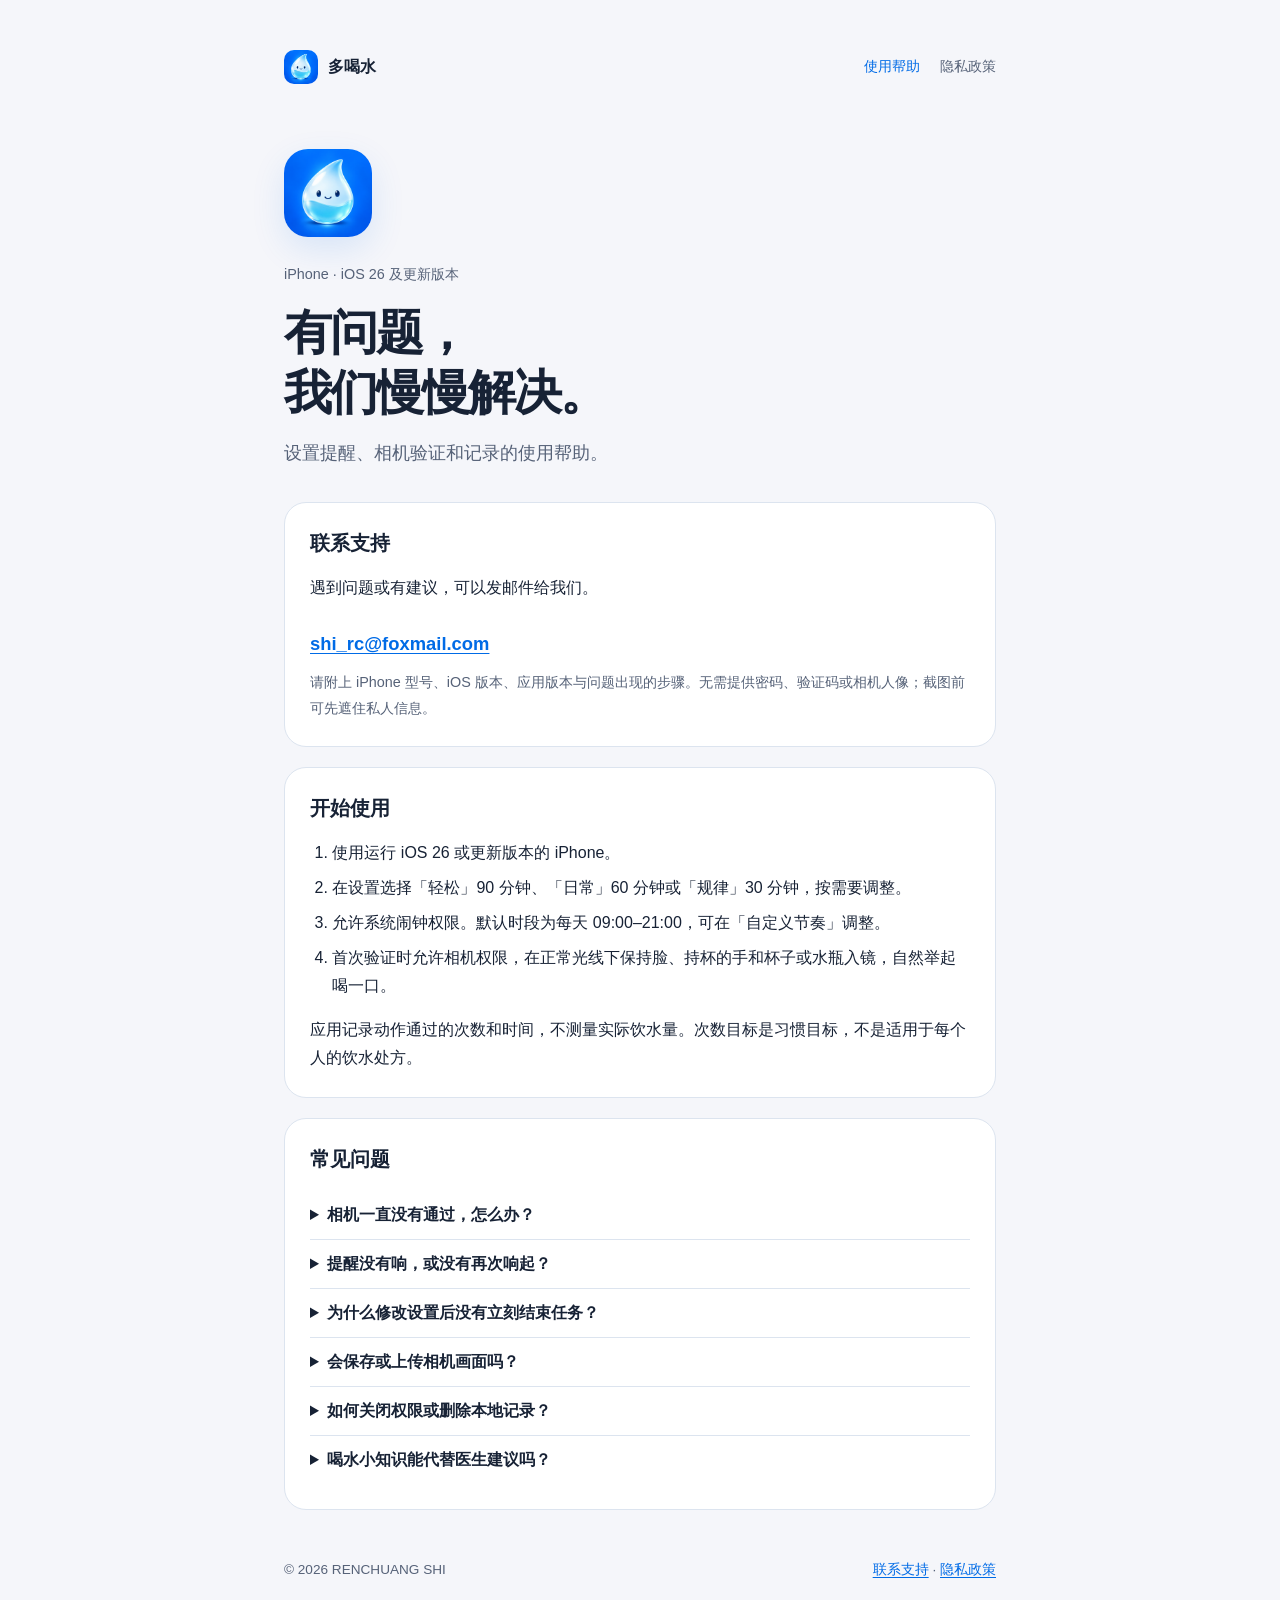
<file: index.html>
<!doctype html>
<html lang="zh-Hans">
<head>
  <meta charset="utf-8">
  <meta name="viewport" content="width=device-width, initial-scale=1">
  <meta name="description" content="多喝水 iPhone 应用的使用帮助：提醒设置、相机动作验证、本地记录和隐私说明。联系 shi_rc@foxmail.com。">
  <meta name="theme-color" content="#f5f6fa">
  <title>多喝水 · 使用帮助</title>
  <link rel="icon" href="logo.png" type="image/png">
  <link rel="stylesheet" href="styles.css">
</head>
<body>
  <header>
    <nav aria-label="页面导航"><a class="wordmark" href="index.html"><img src="logo.png" alt="" width="34" height="34">多喝水</a><span class="nav-links"><a href="index.html" aria-current="page">使用帮助</a><a href="privacy.html">隐私政策</a></span></nav>
    <img class="hero-logo" src="logo.png" alt="微笑水滴图标" width="88" height="88">
    <p class="eyebrow">iPhone · iOS 26 及更新版本</p>
    <h1>有问题，<br>我们慢慢解决。</h1>
    <p class="intro">设置提醒、相机验证和记录的使用帮助。</p>
  </header>
  <main>
    <section class="card" aria-labelledby="contact-title">
      <h2 id="contact-title">联系支持</h2>
      <p>遇到问题或有建议，可以发邮件给我们。</p>
      <a class="contact" href="mailto:shi_rc@foxmail.com?subject=%E5%A4%9A%E5%96%9D%E6%B0%B4%E4%BD%BF%E7%94%A8%E5%8F%8D%E9%A6%88">shi_rc@foxmail.com</a>
      <p class="meta">请附上 iPhone 型号、iOS 版本、应用版本与问题出现的步骤。无需提供密码、验证码或相机人像；截图前可先遮住私人信息。</p>
    </section>
    <section class="card" aria-labelledby="start-title">
      <h2 id="start-title">开始使用</h2>
      <ol>
        <li>使用运行 iOS 26 或更新版本的 iPhone。</li>
        <li>在设置选择「轻松」90 分钟、「日常」60 分钟或「规律」30 分钟，按需要调整。</li>
        <li>允许系统闹钟权限。默认时段为每天 09:00–21:00，可在「自定义节奏」调整。</li>
        <li>首次验证时允许相机权限，在正常光线下保持脸、持杯的手和杯子或水瓶入镜，自然举起喝一口。</li>
      </ol>
      <p>应用记录动作通过的次数和时间，不测量实际饮水量。次数目标是习惯目标，不是适用于每个人的饮水处方。</p>
    </section>
    <section class="card" aria-labelledby="faq-title">
      <h2 id="faq-title">常见问题</h2>
      <details><summary>相机一直没有通过，怎么办？</summary><p>把手机竖直放稳，改善光线，让脸、持杯的手和容器同时留在画面中。先从自然位置举起杯子或水瓶，持续喝一小口。标准模式和严格模式要求不同，严格模式还需要把容器移开嘴边并留在画面内。识别会受遮挡和角度影响，不能据此判断实际摄入水量；如仍失败，请联系支持。</p></details>
      <details><summary>提醒没有响，或没有再次响起？</summary><p>先检查提醒开关、当前日期和提醒时段，以及 iOS 中的闹钟权限。系统声音被停止后，当前任务仍可能保留；没有新增记录不等于已经完成。1.0.0 已在实体 iPhone 上通过锁屏连续三次响铃测试，前两次点击系统“停止”后仍会再次提醒；这不代表所有状态下都能无限送达。请勿将应用用于服药或其他必须准时送达的事项。</p></details>
      <details><summary>为什么修改设置后没有立刻结束任务？</summary><p>已有待完成任务时，新频率或暂停设置会在本次相机动作验证完成后生效。修改设置和停止系统声音都不会生成完成记录。验证页右上角可查看设置，打开时会暂停相机。</p></details>
      <details><summary>会保存或上传相机画面吗？</summary><p>不会。视频帧只用于设备内的实时动作分析，不录制或上传。应用也不使用麦克风。设置和完成记录保存在应用本地容器中；详情见<a href="privacy.html">隐私政策</a>。</p></details>
      <details><summary>如何关闭权限或删除本地记录？</summary><p>可以在 iOS 设置中管理本应用的相机和闹钟权限。当前版本没有单独删除全部记录的按钮。如需删除本地容器，可在 iPhone 储存空间中选择「删除 App」；「卸载 App」会保留数据。删除是不可恢复的操作，系统备份中已有的副本需在相应备份设置中另行管理。</p></details>
      <details><summary>喝水小知识能代替医生建议吗？</summary><p>不能。应用是日常习惯工具，不是医疗器械，不提供诊断或治疗。饮水需求因人而异；如有疾病或医生要求限制饮水，请先按医嘱安排。健康资料来自<a href="https://www.niddk.nih.gov/health-information/urologic-diseases/kidney-stones/treatment" rel="noopener noreferrer">NIDDK</a>。</p></details>
    </section>
  </main>
  <footer><span>© 2026 RENCHUANG SHI</span><span><a href="mailto:shi_rc@foxmail.com">联系支持</a> · <a href="privacy.html">隐私政策</a></span></footer>
</body>
</html>
</file>
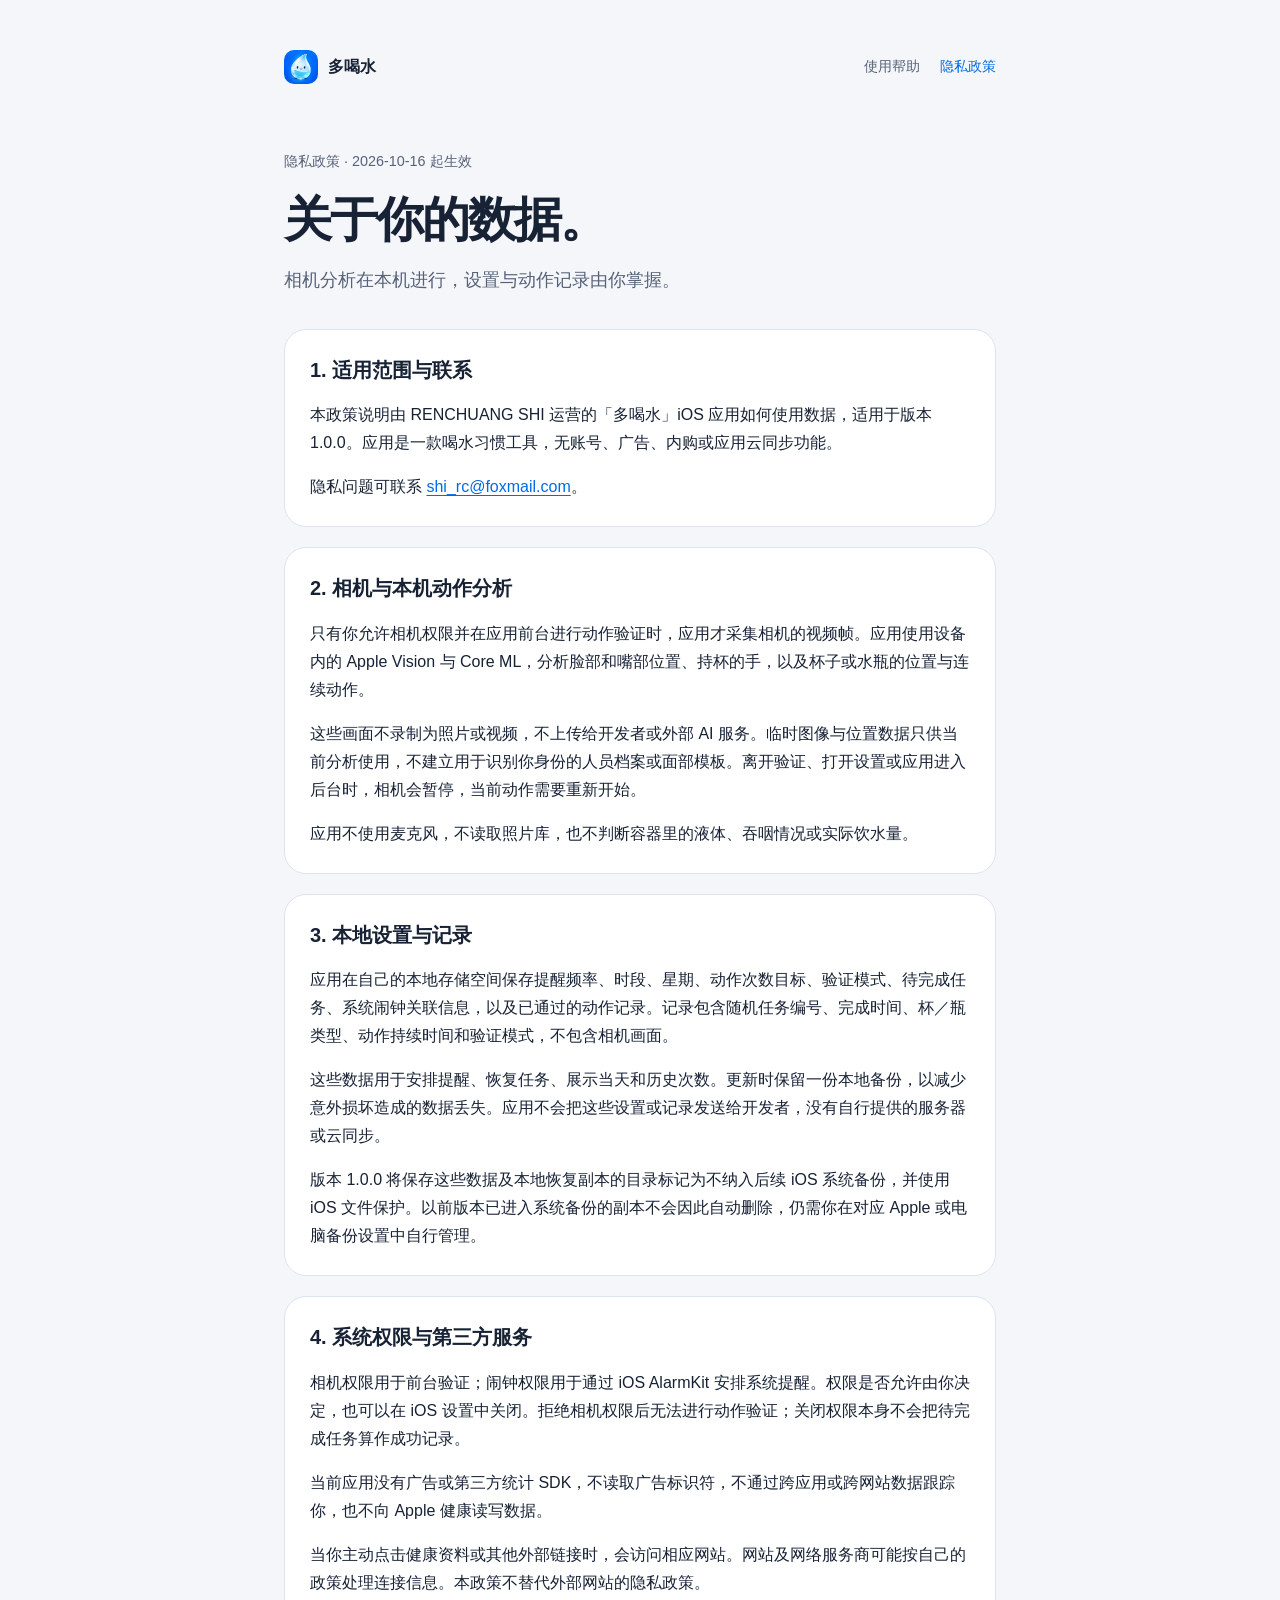
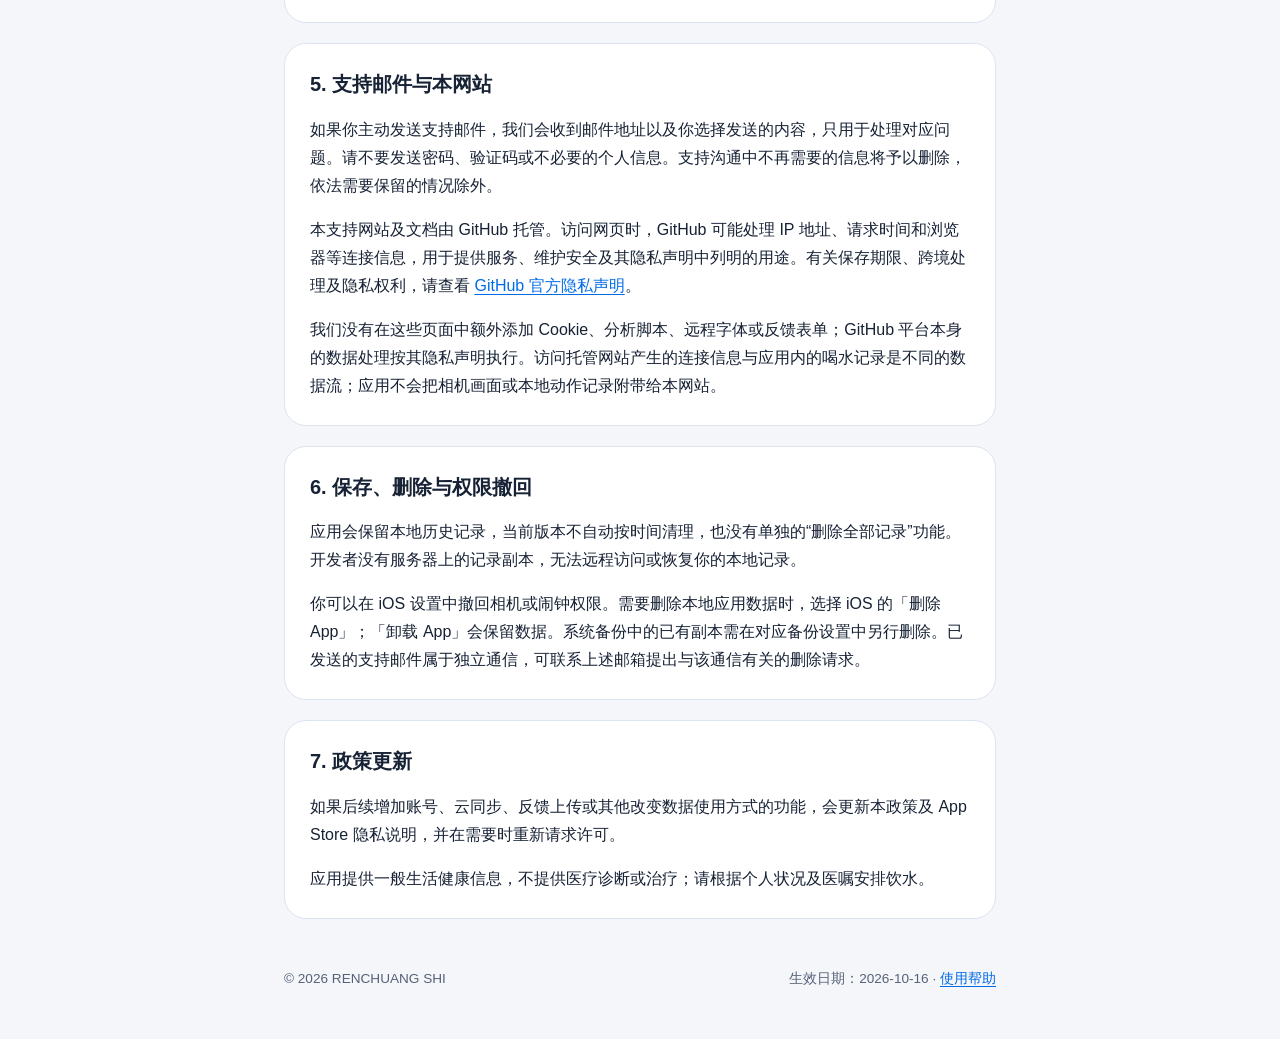
<file: privacy.html>
<!doctype html>
<html lang="zh-Hans">
<head>
  <meta charset="utf-8">
  <meta name="viewport" content="width=device-width, initial-scale=1">
  <meta name="description" content="多喝水 iOS 应用的隐私政策：相机在设备上分析，不保存或上传画面，本地动作记录、权限管理与删除方式。">
  <meta name="theme-color" content="#f5f6fa">
  <title>多喝水 · 隐私政策</title>
  <link rel="icon" href="logo.png" type="image/png">
  <link rel="stylesheet" href="styles.css">
</head>
<body>
  <header>
    <nav aria-label="页面导航"><a class="wordmark" href="index.html"><img src="logo.png" alt="" width="34" height="34">多喝水</a><span class="nav-links"><a href="index.html">使用帮助</a><a href="privacy.html" aria-current="page">隐私政策</a></span></nav>
    <p class="eyebrow policy-eyebrow">隐私政策 · 2026-10-16 起生效</p>
    <h1>关于你的数据。</h1>
    <p class="intro">相机分析在本机进行，设置与动作记录由你掌握。</p>
  </header>
  <main>
    <section class="card">
      <h2>1. 适用范围与联系</h2>
      <p>本政策说明由 RENCHUANG SHI 运营的「多喝水」iOS 应用如何使用数据，适用于版本 1.0.0。应用是一款喝水习惯工具，无账号、广告、内购或应用云同步功能。</p>
      <p>隐私问题可联系 <a href="mailto:shi_rc@foxmail.com">shi_rc@foxmail.com</a>。</p>
    </section>
    <section class="card">
      <h2>2. 相机与本机动作分析</h2>
      <p>只有你允许相机权限并在应用前台进行动作验证时，应用才采集相机的视频帧。应用使用设备内的 Apple Vision 与 Core ML，分析脸部和嘴部位置、持杯的手，以及杯子或水瓶的位置与连续动作。</p>
      <p>这些画面不录制为照片或视频，不上传给开发者或外部 AI 服务。临时图像与位置数据只供当前分析使用，不建立用于识别你身份的人员档案或面部模板。离开验证、打开设置或应用进入后台时，相机会暂停，当前动作需要重新开始。</p>
      <p>应用不使用麦克风，不读取照片库，也不判断容器里的液体、吞咽情况或实际饮水量。</p>
    </section>
    <section class="card">
      <h2>3. 本地设置与记录</h2>
      <p>应用在自己的本地存储空间保存提醒频率、时段、星期、动作次数目标、验证模式、待完成任务、系统闹钟关联信息，以及已通过的动作记录。记录包含随机任务编号、完成时间、杯／瓶类型、动作持续时间和验证模式，不包含相机画面。</p>
      <p>这些数据用于安排提醒、恢复任务、展示当天和历史次数。更新时保留一份本地备份，以减少意外损坏造成的数据丢失。应用不会把这些设置或记录发送给开发者，没有自行提供的服务器或云同步。</p>
      <p>版本 1.0.0 将保存这些数据及本地恢复副本的目录标记为不纳入后续 iOS 系统备份，并使用 iOS 文件保护。以前版本已进入系统备份的副本不会因此自动删除，仍需你在对应 Apple 或电脑备份设置中自行管理。</p>
    </section>
    <section class="card">
      <h2>4. 系统权限与第三方服务</h2>
      <p>相机权限用于前台验证；闹钟权限用于通过 iOS AlarmKit 安排系统提醒。权限是否允许由你决定，也可以在 iOS 设置中关闭。拒绝相机权限后无法进行动作验证；关闭权限本身不会把待完成任务算作成功记录。</p>
      <p>当前应用没有广告或第三方统计 SDK，不读取广告标识符，不通过跨应用或跨网站数据跟踪你，也不向 Apple 健康读写数据。</p>
      <p>当你主动点击健康资料或其他外部链接时，会访问相应网站。网站及网络服务商可能按自己的政策处理连接信息。本政策不替代外部网站的隐私政策。</p>
    </section>
    <section class="card">
      <h2>5. 支持邮件与本网站</h2>
      <p>如果你主动发送支持邮件，我们会收到邮件地址以及你选择发送的内容，只用于处理对应问题。请不要发送密码、验证码或不必要的个人信息。支持沟通中不再需要的信息将予以删除，依法需要保留的情况除外。</p>
      <p>本支持网站及文档由 GitHub 托管。访问网页时，GitHub 可能处理 IP 地址、请求时间和浏览器等连接信息，用于提供服务、维护安全及其隐私声明中列明的用途。有关保存期限、跨境处理及隐私权利，请查看 <a href="https://docs.github.com/en/site-policy/privacy-policies/github-general-privacy-statement" rel="noopener noreferrer">GitHub 官方隐私声明</a>。</p>
      <p>我们没有在这些页面中额外添加 Cookie、分析脚本、远程字体或反馈表单；GitHub 平台本身的数据处理按其隐私声明执行。访问托管网站产生的连接信息与应用内的喝水记录是不同的数据流；应用不会把相机画面或本地动作记录附带给本网站。</p>
    </section>
    <section class="card">
      <h2>6. 保存、删除与权限撤回</h2>
      <p>应用会保留本地历史记录，当前版本不自动按时间清理，也没有单独的“删除全部记录”功能。开发者没有服务器上的记录副本，无法远程访问或恢复你的本地记录。</p>
      <p>你可以在 iOS 设置中撤回相机或闹钟权限。需要删除本地应用数据时，选择 iOS 的「删除 App」；「卸载 App」会保留数据。系统备份中的已有副本需在对应备份设置中另行删除。已发送的支持邮件属于独立通信，可联系上述邮箱提出与该通信有关的删除请求。</p>
    </section>
    <section class="card">
      <h2>7. 政策更新</h2>
      <p>如果后续增加账号、云同步、反馈上传或其他改变数据使用方式的功能，会更新本政策及 App Store 隐私说明，并在需要时重新请求许可。</p>
      <p>应用提供一般生活健康信息，不提供医疗诊断或治疗；请根据个人状况及医嘱安排饮水。</p>
    </section>
  </main>
  <footer><span>© 2026 RENCHUANG SHI</span><span>生效日期：2026-10-16 · <a href="index.html">使用帮助</a></span></footer>
</body>
</html>
</file>
<file: styles.css>
:root { color-scheme: light dark; --bg: #f5f6fa; --card: #fff; --ink: #172235; --muted: #566278; --blue: #006be6; --line: #dce4ef; }
* { box-sizing: border-box; }
html { font-family: -apple-system, BlinkMacSystemFont, "PingFang SC", "Helvetica Neue", sans-serif; line-height: 1.75; background: var(--bg); color: var(--ink); }
body { margin: 0; }
main, header, footer { max-width: 760px; margin: 0 auto; padding: 28px 24px; }
header { padding-top: 44px; padding-bottom: 4px; }
nav { display: flex; align-items: center; justify-content: space-between; gap: 20px; flex-wrap: wrap; margin-bottom: 60px; }
.wordmark { display: inline-flex; align-items: center; gap: 10px; color: var(--ink); font-weight: 600; text-decoration: none; }
.wordmark img { border-radius: 10px; }
.nav-links { display: flex; align-items: center; gap: 20px; font-size: .9rem; }
.nav-links a { color: var(--muted); text-decoration: none; padding: 10px 0; }
.nav-links a[aria-current="page"] { color: var(--blue); }
.hero-logo { border-radius: 24px; margin-bottom: 16px; box-shadow: 0 12px 34px rgb(0 107 230 / .12); }
.policy-eyebrow { margin-top: 24px; }
a { color: var(--blue); text-underline-offset: 3px; overflow-wrap: anywhere; }
a:focus-visible, summary:focus-visible { outline: 3px solid var(--blue); outline-offset: 4px; border-radius: 4px; }
h1 { font-size: clamp(2rem, 6vw, 3rem); letter-spacing: -.04em; line-height: 1.25; margin: 14px 0; }
h2 { font-size: 1.25rem; margin-top: 0; line-height: 1.5; }
h3 { font-size: 1rem; margin-bottom: 8px; }
p { margin: 0 0 16px; }
p:last-child { margin-bottom: 0; }
ul, ol { padding-left: 1.4em; }
li { margin-bottom: 7px; }
.eyebrow, .meta { color: var(--muted); font-size: .9rem; }
.intro { font-size: 1.15rem; color: var(--muted); }
.card { background: var(--card); border: 1px solid var(--line); border-radius: 22px; padding: 25px; margin-bottom: 20px; }
.contact { display: inline-block; font-size: 1.15rem; font-weight: 600; padding: 10px 0; }
summary { cursor: pointer; font-weight: 600; padding: 10px 0; }
details + details { border-top: 1px solid var(--line); }
details p { padding: 6px 0 14px; }
footer { display: flex; justify-content: space-between; gap: 14px; flex-wrap: wrap; color: var(--muted); font-size: .85rem; padding-top: 0; padding-bottom: 48px; }
@media (prefers-color-scheme: dark) { :root { --bg: #0d1119; --card: #181f2b; --ink: #edf3fc; --muted: #acb9cc; --blue: #81b9ff; --line: #303d50; } }
@media (max-width: 400px) { main, header, footer { padding-left: 18px; padding-right: 18px; } .card { padding: 20px; } }
@media (prefers-reduced-motion: reduce) { * { scroll-behavior: auto !important; } }
</file>
